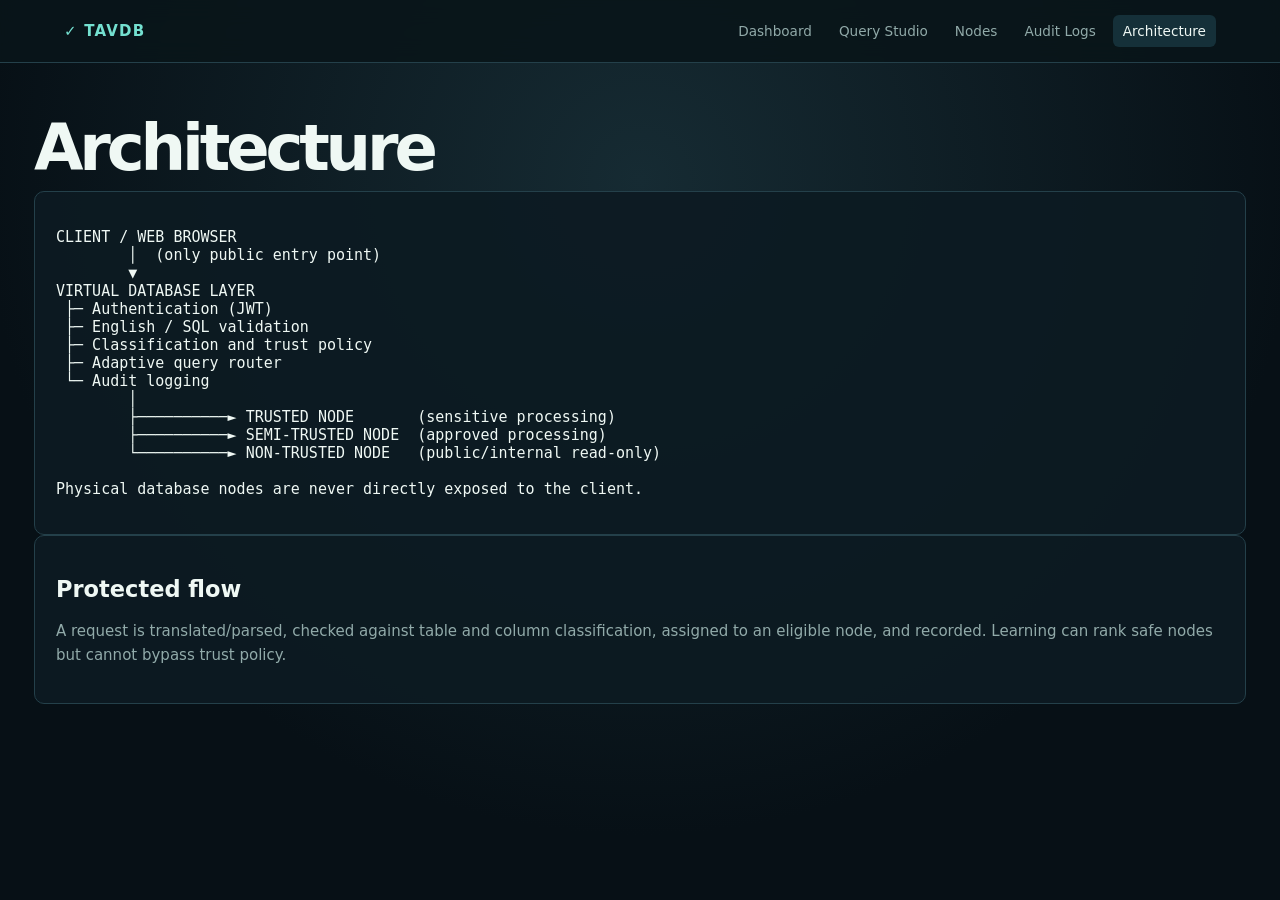
<file: dashboard/architecture.html>
<!doctype html><html><head><meta charset="utf-8"><title>TAVDB Architecture</title><link rel="stylesheet" href="/dashboard/site.css"></head><body><nav><b>✓ TAVDB</b><a href="/dashboard/">Dashboard</a><a href="/dashboard/queries.html">Query Studio</a><a href="/dashboard/nodes.html">Nodes</a><a href="/dashboard/audit.html">Audit Logs</a><a class="active" href="/dashboard/architecture.html">Architecture</a></nav><main><h1>Architecture</h1><section class="panel"><pre>CLIENT / WEB BROWSER&#10;        │  (only public entry point)&#10;        ▼&#10;VIRTUAL DATABASE LAYER&#10; ├─ Authentication (JWT)&#10; ├─ English / SQL validation&#10; ├─ Classification and trust policy&#10; ├─ Adaptive query router&#10; └─ Audit logging&#10;        │&#10;        ├──────────► TRUSTED NODE       (sensitive processing)&#10;        ├──────────► SEMI-TRUSTED NODE  (approved processing)&#10;        └──────────► NON-TRUSTED NODE   (public/internal read-only)&#10;&#10;Physical database nodes are never directly exposed to the client.</pre></section><section class="panel"><h2>Protected flow</h2><p class="muted">A request is translated/parsed, checked against table and column classification, assigned to an eligible node, and recorded. Learning can rank safe nodes but cannot bypass trust policy.</p></section></main></body></html>
</file>
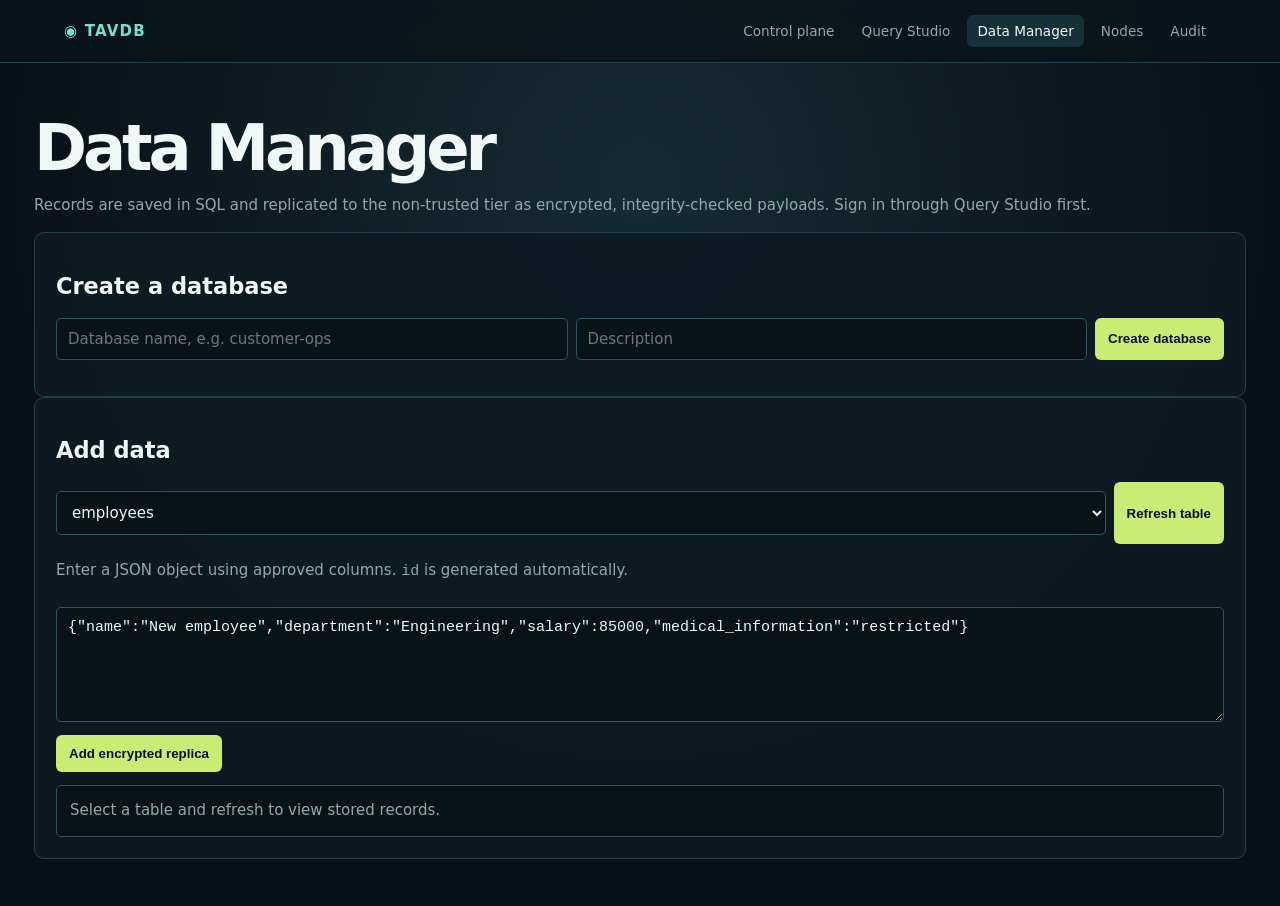
<file: dashboard/data.html>
<!doctype html><html lang="en"><head><meta charset="utf-8"><meta name="viewport" content="width=device-width,initial-scale=1"><title>TAVDB | Data Manager</title><link rel="stylesheet" href="/dashboard/site.css"></head><body><nav><b>◉ TAVDB</b><a href="/dashboard/">Control plane</a><a href="/dashboard/queries.html">Query Studio</a><a class="active" href="/dashboard/data.html">Data Manager</a><a href="/dashboard/nodes.html">Nodes</a><a href="/dashboard/audit.html">Audit</a></nav><main><h1>Data Manager</h1><p class="muted">Records are saved in SQL and replicated to the non-trusted tier as encrypted, integrity-checked payloads. Sign in through Query Studio first.</p><section class="panel" id="database"><h2>Create a database</h2><div class="row"><input id="dbName" placeholder="Database name, e.g. customer-ops"><input id="dbDescription" placeholder="Description"><button onclick="createDatabase()">Create database</button></div><p id="dbOut" class="muted"></p></section><section class="panel"><h2>Add data</h2><div class="row"><select id="table"><option>employees</option><option>customers</option><option>products</option><option>orders</option><option>students</option><option>patients</option></select><button onclick="loadData()">Refresh table</button></div><p class="muted">Enter a JSON object using approved columns. <code>id</code> is generated automatically.</p><textarea id="values">{"name":"New employee","department":"Engineering","salary":85000,"medical_information":"restricted"}</textarea><button onclick="addRecord()">Add encrypted replica</button><div id="out" class="result muted">Select a table and refresh to view stored records.</div></section></main><script src="/dashboard/site.js"></script><script>const examples={employees:{name:'New employee',department:'Engineering',salary:85000,medical_information:'restricted'},customers:{name:'New customer',city:'Delhi',email:'customer@example.test',phone:'9000000000'},products:{name:'New product',category:'General',price:1000,supplier_cost:700},orders:{customer_name:'New customer',product_name:'New product',status:'Processing',total:1000},students:{name:'New student',course:'Computer Science',marks:80,guardian_contact:'9000000000'},patients:{name:'Patient',department:'General',diagnosis:'restricted',medical_information:'restricted'}};table.onchange=()=>{values.value=JSON.stringify(examples[table.value]);loadData()};async function loadData(){try{let d=await api('/data/'+table.value);out.innerHTML='<pre>'+JSON.stringify(d,null,2)+'</pre>'}catch(e){out.textContent=e.message}}async function addRecord(){try{let d=await api('/data/'+table.value,{method:'POST',headers:{'Content-Type':'application/json'},body:JSON.stringify({values:JSON.parse(values.value)})});out.innerHTML='<b class="ok">Stored on '+d.storage_node+'</b><p class="muted">'+d.storage_state+'</p><pre>'+JSON.stringify(d,null,2)+'</pre>';loadData()}catch(e){out.textContent=e.message}}async function createDatabase(){try{let d=await api('/databases',{method:'POST',headers:{'Content-Type':'application/json'},body:JSON.stringify({name:dbName.value,description:dbDescription.value})});dbOut.innerHTML='<b class="ok">Created '+d.name+'</b>'}catch(e){dbOut.textContent=e.message}}</script></body></html>
</file>
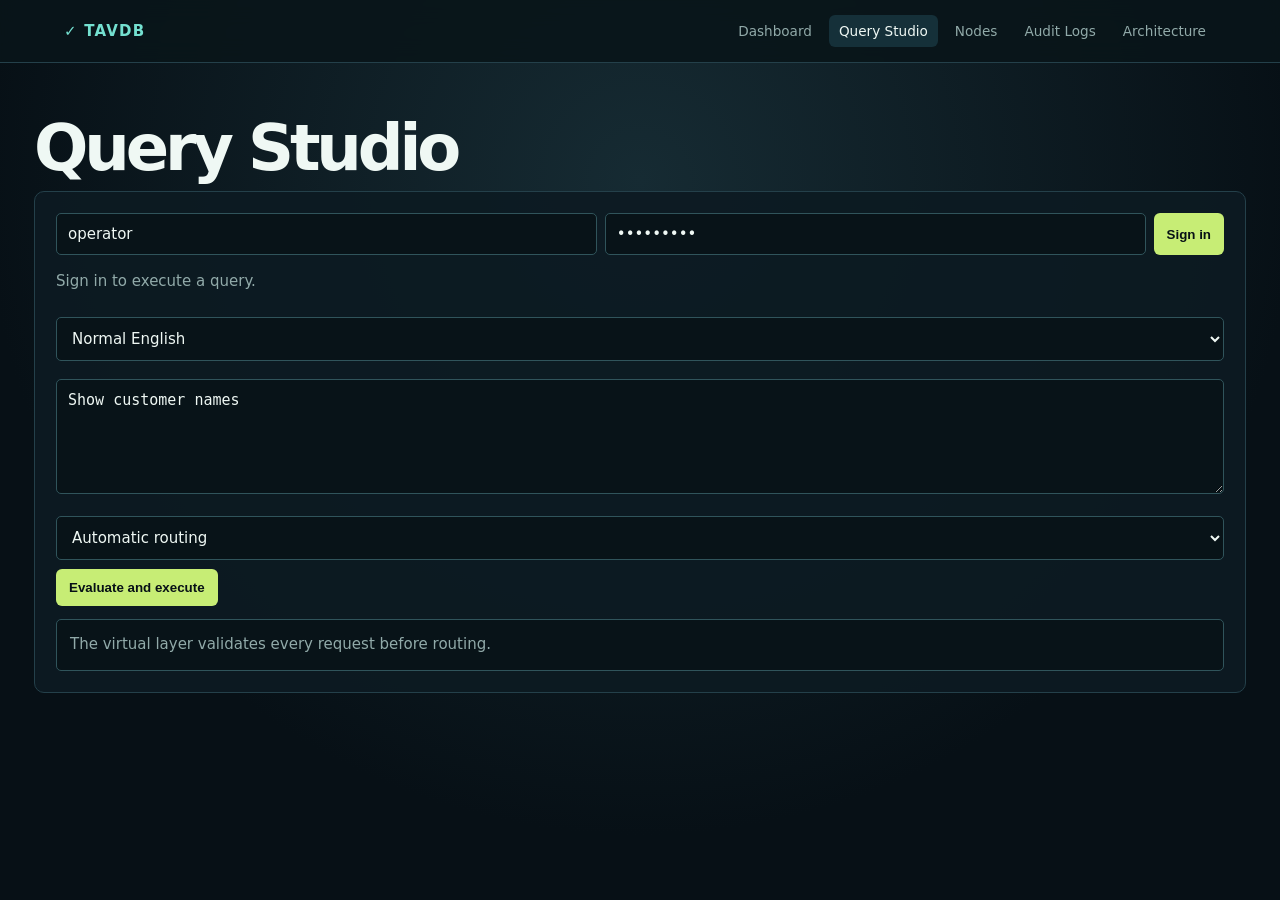
<file: dashboard/queries.html>
<!doctype html><html><head><meta charset="utf-8"><title>TAVDB Query Studio</title><link rel="stylesheet" href="/dashboard/site.css"></head><body><nav><b>✓ TAVDB</b><a href="/dashboard/">Dashboard</a><a class="active" href="/dashboard/queries.html">Query Studio</a><a href="/dashboard/nodes.html">Nodes</a><a href="/dashboard/audit.html">Audit Logs</a><a href="/dashboard/architecture.html">Architecture</a></nav><main><h1>Query Studio</h1><section class="panel"><div class="row"><input id="user" value="operator" placeholder="Username"><input id="pass" value="password1" type="password"><button onclick="auth()">Sign in</button></div><p id="state" class="muted">Sign in to execute a query.</p><select id="mode" onchange="input.value=this.value==='natural'?'Show customer names':'SELECT name FROM customers'"><option value="natural">Normal English</option><option value="sql">Safe SQL</option></select><textarea id="input">Show customer names</textarea><select id="node"><option value="">Automatic routing</option><option value="non-trusted-node">Prefer non-trusted</option><option value="semi-trusted-node">Prefer semi-trusted</option><option value="trusted-node">Prefer trusted</option></select><button onclick="run()">Evaluate and execute</button><div id="out" class="result muted">The virtual layer validates every request before routing.</div></section></main><script src="/dashboard/site.js"></script><script>async function auth(){let b=JSON.stringify({username:user.value,password:pass.value}),r=await fetch('/auth/login',{method:'POST',headers:{'Content-Type':'application/json'},body:b});if(r.status===401){await fetch('/auth/register',{method:'POST',headers:{'Content-Type':'application/json'},body:b});r=await fetch('/auth/login',{method:'POST',headers:{'Content-Type':'application/json'},body:b})}let d=await r.json();if(d.access_token){localStorage.tavdb=d.access_token;state.textContent='Signed in as '+user.value}else out.textContent=d.detail}async function run(){try{let natural=mode.value==='natural',d=await api(natural?'/queries/natural':'/queries',{method:'POST',headers:{'Content-Type':'application/json'},body:JSON.stringify(natural?{prompt:input.value,preferred_node:node.value||null}:{sql:input.value,preferred_node:node.value||null})});out.innerHTML=tag(d.decision)+' <b>'+d.node+'</b> — '+d.reason+(d.interpreted_sql?'<pre>'+d.interpreted_sql+'</pre>':'')+'<pre>'+JSON.stringify(d.result,null,2)+'</pre>'}catch(e){out.textContent=e.message}}</script></body></html>
</file>
<file: dashboard/site.css>
:root{--bg:#071016;--panel:#0d1b22;--line:#24404a;--ink:#eff8f4;--muted:#91aaa9;--cyan:#74e0d0;--lime:#c7ed75;--amber:#f2bf68;--red:#ff7e7e;--mono:ui-monospace,SFMono-Regular,Consolas,monospace}*{box-sizing:border-box}body{margin:0;min-height:100vh;background:radial-gradient(circle at 50% 20%,#162b33,#071016 68%);color:var(--ink);font:15px system-ui,sans-serif}nav{position:relative;z-index:3;display:flex;align-items:center;gap:7px;padding:15px max(5%,24px);border-bottom:1px solid var(--line);background:#09151ae8;backdrop-filter:blur(12px)}nav b{margin-right:auto;letter-spacing:.08em;color:var(--cyan)}nav a{color:var(--muted);padding:8px 10px;border-radius:6px;text-decoration:none;font-size:.85rem}.active,nav a:hover{background:#153039;color:var(--ink)}main{position:relative;z-index:1;max-width:1320px;margin:auto;padding:28px 34px 48px}h1{font-size:clamp(2.25rem,5vw,4.6rem);line-height:.97;letter-spacing:-.065em;max-width:820px;margin:26px 0 12px}h1 span{color:var(--cyan)}.muted,.sub{color:var(--muted);line-height:1.55}.panel{padding:21px;background:rgba(13,27,34,.92);border:1px solid var(--line);border-radius:10px}.ok{color:var(--lime)!important}.warn{color:var(--amber)!important}.bad{color:var(--red)!important}.row{display:flex;gap:8px}.row input,.row select{flex:1}button,.primary{border:0;border-radius:6px;padding:11px 13px;background:var(--lime);color:#071016;font-weight:800;cursor:pointer;text-decoration:none}a.button,.secondary{background:#142f35;color:var(--cyan);padding:11px 13px;border:1px solid #30545b;border-radius:6px;text-decoration:none;font-weight:700}input,textarea,select{padding:11px;border-radius:5px;border:1px solid #30545b;background:#081318;color:var(--ink);font:inherit}textarea,select{width:100%;margin:9px 0}textarea{height:115px;font-family:var(--mono)}table{width:100%;border-collapse:collapse}td,th{padding:10px;text-align:left;border-bottom:1px solid #25404a}th{font-size:11px;letter-spacing:1px;color:var(--muted)}pre{white-space:pre-wrap}.result{margin-top:13px;padding:13px;background:#081318;border:1px solid #30545b;border-radius:5px}.pill{display:inline-block;padding:5px 7px;border-radius:5px;background:#183327;color:var(--lime);font:500 .67rem var(--mono)}.pill.unavailable,.pill.deny{background:#422022;color:var(--red)}.pill.rewrite{background:#49391d;color:var(--amber)}.landing{overflow:hidden}.landing #network{position:fixed;inset:0;width:100%;height:100%;opacity:.85}.hero{min-height:calc(100vh - 58px);display:flex;align-items:center;flex-direction:column;text-align:center;padding-top:clamp(28px,7vh,80px)}.eyebrow{font:600 .7rem var(--mono);letter-spacing:.22em;color:#c7ed75;margin:0}.orb{width:150px;height:150px;border:11px solid #f6f8f6;border-radius:50%;margin:22px 0 10px;display:grid;place-items:center;box-shadow:0 0 0 12px rgba(238,255,253,.13),0 30px 65px rgba(0,0,0,.4);transform:perspective(500px) rotateX(11deg) rotateZ(-7deg)}.disk{font-size:64px;color:#092127;text-shadow:2px 5px 0 #c7ed75}.hero h1{font-family:Impact,Arial Black,sans-serif;font-size:clamp(4.4rem,13vw,10rem);margin:0;letter-spacing:.02em;line-height:.83;text-shadow:0 20px 35px #000}.hero h1 span{display:block;color:#eaf8f5;font-size:.34em;letter-spacing:.35em;margin-left:.35em}.tagline{text-transform:uppercase;letter-spacing:.34em;font-size:clamp(.7rem,1.7vw,1rem);font-weight:700;margin:23px 0}.command{display:flex;align-items:stretch;width:min(720px,94vw);border:2px solid #d8e4e1;border-radius:8px;background:#091419cc;box-shadow:0 14px 35px #0007;text-align:left}.command code{flex:1;padding:18px;font-size:clamp(.7rem,1.5vw,1rem);color:#e5f3ef}.command a{display:grid;place-items:center;background:#f3f5f3;color:#071016;padding:0 20px;text-decoration:none;font-weight:900}.hero-actions{display:flex;gap:10px;margin:18px}.primary,.secondary{padding:13px 18px;letter-spacing:.05em}.promise{font-weight:800;letter-spacing:.18em;color:#f5f7f4;margin:14px 0 28px}.trust-strip{display:grid;grid-template-columns:repeat(3,1fr);width:min(760px,94vw);border-top:1px solid #557176;border-bottom:1px solid #557176;background:#091419aa}.trust-strip div{padding:14px;border-right:1px solid #385256}.trust-strip div:last-child{border:0}.trust-strip b,.trust-strip span{display:block}.trust-strip b{font:700 .82rem var(--mono);color:var(--cyan)}.trust-strip span{font-size:.72rem;color:var(--muted);margin-top:5px}@media(max-width:700px){nav{flex-wrap:wrap}nav b{width:100%}main{padding:22px 16px}.row{flex-direction:column}.command{flex-direction:column}.command a{padding:15px}.trust-strip{grid-template-columns:1fr}.trust-strip div{border-right:0;border-bottom:1px solid #385256}.hero h1{font-size:5rem}}
</file>
